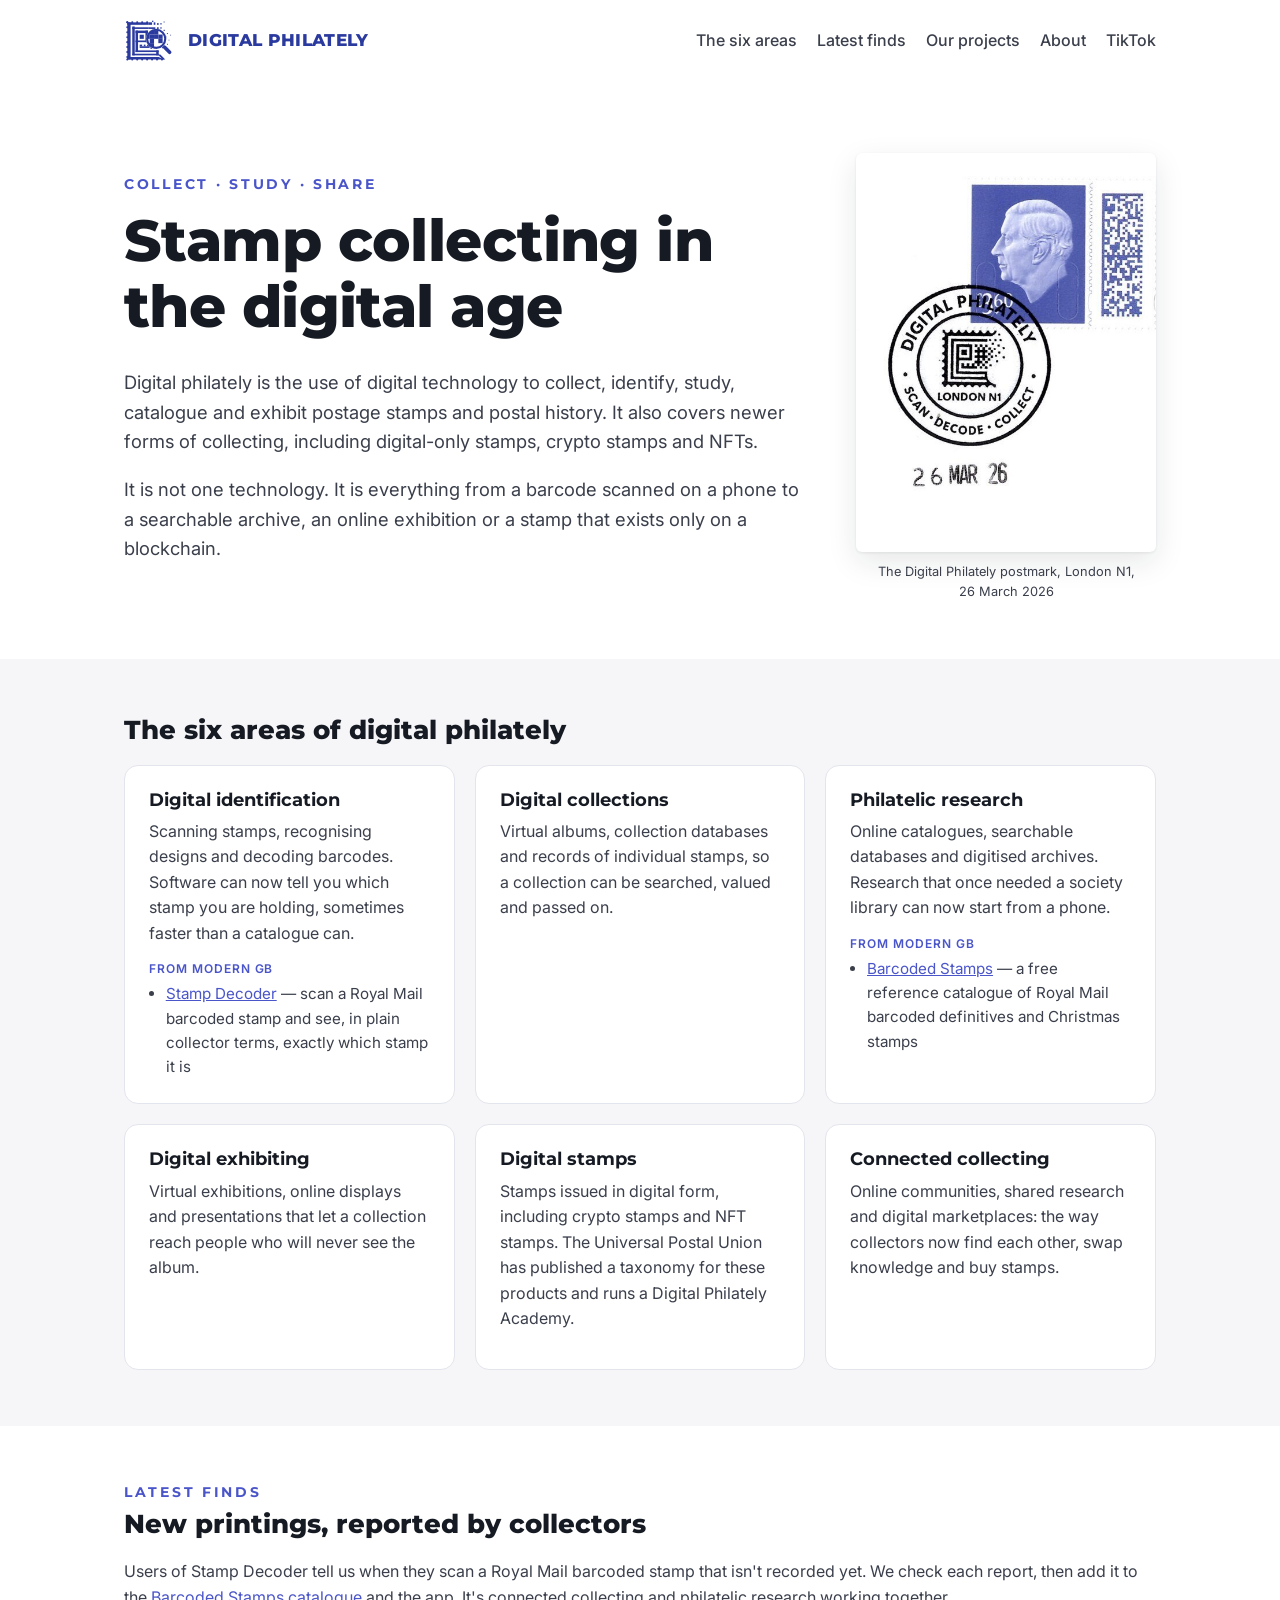
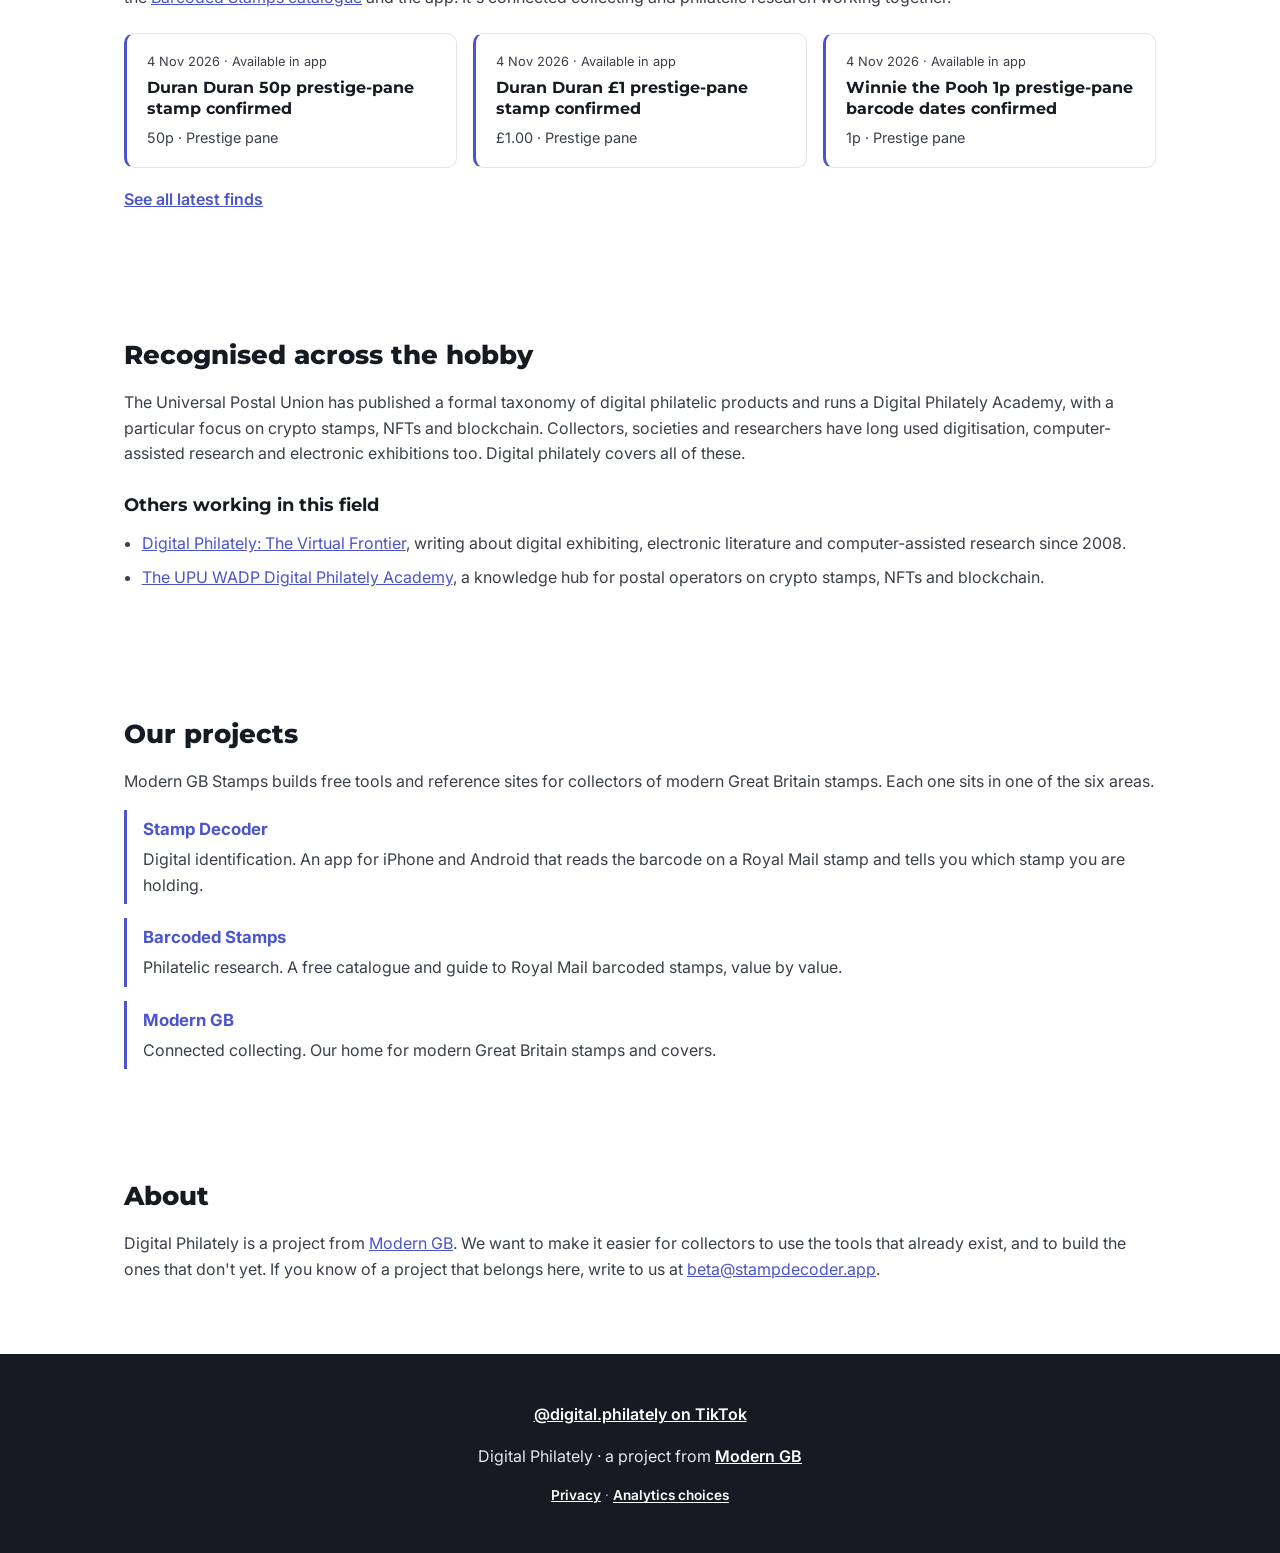
<file: index.html>
<!doctype html>
<html lang="en-GB">
<head>
<meta charset="utf-8">
<meta name="viewport" content="width=device-width, initial-scale=1">
<title>Digital Philately · Stamp collecting in the digital age</title>
<meta name="description" content="Digital philately is the use of digital technology to collect, identify, study, catalogue and exhibit stamps and postal history, and it includes digital-only stamps.">
<link rel="canonical" href="https://digitalphilately.com/">
<link rel="icon" href="/favicon.svg" type="image/svg+xml">
<meta property="og:title" content="Digital Philately">
<meta property="og:description" content="Stamp collecting in the digital age: identification, collections, research, exhibiting, digital stamps and connected collecting.">
<meta property="og:url" content="https://digitalphilately.com/">
<script type="application/ld+json">{"@context":"https://schema.org","@type":"Organization","name":"Digital Philately","url":"https://digitalphilately.com/","logo":"https://digitalphilately.com/mark.svg","sameAs":["https://www.tiktok.com/@digital.philately"],"parentOrganization":{"@type":"Organization","name":"Modern GB","url":"https://moderngb.net/"}}</script>
<link rel="preconnect" href="https://fonts.googleapis.com">
<link rel="preconnect" href="https://fonts.gstatic.com" crossorigin>
<link href="https://fonts.googleapis.com/css2?family=Montserrat:wght@700;800&family=Inter:wght@400;500;600&display=swap" rel="stylesheet">
<link rel="stylesheet" href="/style.css?v=20261119b">
<link rel="stylesheet" href="/consent-analytics.css">
<script src="/consent-analytics.js" defer></script>
</head>
<body>
<header class="site-header">
<a class="brand" href="/" aria-label="Digital Philately home"><svg xmlns="http://www.w3.org/2000/svg" viewBox="-1 0 63 54" width="52" height="45" role="img" aria-label="Digital Philately mark">
<defs><clipPath id="lens"><circle cx="38" cy="25" r="11"/></clipPath></defs>
<g fill="currentColor" shape-rendering="geometricPrecision"><rect x="3" y="5" width="4" height="45"/><rect x="3" y="5" width="26" height="3"/><rect x="3" y="47" width="38" height="3"/><polygon points="38,47 41,47 48,50 48,50 41,50"/><polygon points="40,44 43,44 49,50 46,50"/><circle cx="3" cy="5" r="1.25"/><circle cx="9" cy="5" r="1.25"/><circle cx="15" cy="5" r="1.25"/><circle cx="21" cy="5" r="1.25"/><circle cx="27" cy="5" r="1.25"/><circle cx="3" cy="50" r="1.25"/><circle cx="9" cy="50" r="1.25"/><circle cx="15" cy="50" r="1.25"/><circle cx="21" cy="50" r="1.25"/><circle cx="27" cy="50" r="1.25"/><circle cx="33" cy="50" r="1.25"/><circle cx="39" cy="50" r="1.25"/><circle cx="45" cy="50" r="1.25"/><circle cx="3" cy="5" r="1.25"/><circle cx="3" cy="11" r="1.25"/><circle cx="3" cy="17" r="1.25"/><circle cx="3" cy="23" r="1.25"/><circle cx="3" cy="29" r="1.25"/><circle cx="3" cy="35" r="1.25"/><circle cx="3" cy="41" r="1.25"/><circle cx="3" cy="47" r="1.25"/><rect x="9" y="11" width="20" height="2"/><rect x="9" y="10" width="3" height="35"/><rect x="9" y="43" width="32" height="2"/><rect x="38" y="39" width="3" height="6"/><rect x="13" y="15" width="3" height="26"/><rect x="13" y="15" width="15" height="3"/><rect x="13" y="39" width="28" height="2"/><rect x="25" y="15" width="3" height="14"/><rect x="13" y="27" width="15" height="2"/><rect x="18" y="20" width="5" height="5"/><rect x="18" y="34" width="12" height="2"/><rect x="18" y="32" width="3" height="2"/><rect x="23" y="32" width="2" height="2"/><rect x="27" y="32" width="3" height="2"/><rect x="31" y="15" width="2" height="2"/><rect x="35" y="15" width="2" height="2"/><rect x="31" y="17" width="2" height="2"/><rect x="33" y="17" width="2" height="2"/><rect x="35" y="17" width="2" height="2"/><rect x="37" y="17" width="2" height="2"/><rect x="29" y="19" width="2" height="2"/><rect x="31" y="19" width="2" height="2"/><rect x="35" y="19" width="2" height="2"/><rect x="39" y="19" width="2" height="2"/><rect x="31" y="21" width="2" height="2"/><rect x="35" y="21" width="2" height="2"/><rect x="37" y="21" width="2" height="2"/><rect x="29" y="23" width="2" height="2"/><rect x="31" y="23" width="2" height="2"/><rect x="33" y="23" width="2" height="2"/><rect x="35" y="23" width="2" height="2"/><rect x="37" y="23" width="2" height="2"/><rect x="39" y="23" width="2" height="2"/><rect x="31" y="25" width="2" height="2"/><rect x="35" y="25" width="2" height="2"/><rect x="39" y="25" width="2" height="2"/><rect x="29" y="27" width="2" height="2"/><rect x="33" y="27" width="2" height="2"/><rect x="35" y="27" width="2" height="2"/><rect x="29" y="29" width="2" height="2"/><rect x="31" y="29" width="2" height="2"/><rect x="33" y="29" width="2" height="2"/><rect x="35" y="29" width="2" height="2"/><rect x="37" y="29" width="2" height="2"/><rect x="31" y="31" width="2" height="2"/><rect x="35" y="31" width="2" height="2"/><rect x="39" y="31" width="2" height="2"/><rect x="29" y="33" width="2" height="2"/><rect x="33" y="33" width="2" height="2"/><rect x="37" y="33" width="2" height="2"/><rect x="31" y="35" width="2" height="2"/><rect x="35" y="35" width="2" height="2"/><rect x="29" y="5" width="4" height="3"/><rect x="35" y="5" width="2" height="3"/><rect x="39" y="6" width="2" height="2"/><rect x="29" y="11" width="8" height="2"/><rect x="39" y="11" width="2" height="2"/><rect x="33" y="3" width="1.6" height="1.6"/><rect x="43" y="6" width="1.6" height="1.6"/><rect x="47" y="4" width="1.2" height="1.2"/><rect x="43" y="11" width="1.6" height="1.6"/><rect x="43" y="16" width="1.6" height="1.6"/><rect x="47" y="14" width="1.4" height="1.4"/><rect x="51" y="18" width="1.2" height="1.2"/><rect x="45" y="20" width="1.6" height="1.6"/><rect x="49" y="22" width="1.4" height="1.4"/><rect x="55" y="20" width="1.0" height="1.0"/><rect x="43" y="25" width="1.6" height="1.6"/><rect x="53" y="26" width="1.0" height="1.0"/><rect x="47" y="28" width="1.4" height="1.4"/><rect x="43" y="31" width="1.6" height="1.6"/><rect x="51" y="31" width="1.2" height="1.2"/><rect x="45" y="35" width="1.4" height="1.4"/></g>
<circle cx="38" cy="25" r="12.3" fill="#FFFFFF"/>
<g clip-path="url(#lens)" fill="currentColor"><g transform="translate(38 25) scale(2.6) translate(-38 -25)"><rect x="3" y="5" width="4" height="45"/><rect x="3" y="5" width="26" height="3"/><rect x="3" y="47" width="38" height="3"/><polygon points="38,47 41,47 48,50 48,50 41,50"/><polygon points="40,44 43,44 49,50 46,50"/><circle cx="3" cy="5" r="1.25"/><circle cx="9" cy="5" r="1.25"/><circle cx="15" cy="5" r="1.25"/><circle cx="21" cy="5" r="1.25"/><circle cx="27" cy="5" r="1.25"/><circle cx="3" cy="50" r="1.25"/><circle cx="9" cy="50" r="1.25"/><circle cx="15" cy="50" r="1.25"/><circle cx="21" cy="50" r="1.25"/><circle cx="27" cy="50" r="1.25"/><circle cx="33" cy="50" r="1.25"/><circle cx="39" cy="50" r="1.25"/><circle cx="45" cy="50" r="1.25"/><circle cx="3" cy="5" r="1.25"/><circle cx="3" cy="11" r="1.25"/><circle cx="3" cy="17" r="1.25"/><circle cx="3" cy="23" r="1.25"/><circle cx="3" cy="29" r="1.25"/><circle cx="3" cy="35" r="1.25"/><circle cx="3" cy="41" r="1.25"/><circle cx="3" cy="47" r="1.25"/><rect x="9" y="11" width="20" height="2"/><rect x="9" y="10" width="3" height="35"/><rect x="9" y="43" width="32" height="2"/><rect x="38" y="39" width="3" height="6"/><rect x="13" y="15" width="3" height="26"/><rect x="13" y="15" width="15" height="3"/><rect x="13" y="39" width="28" height="2"/><rect x="25" y="15" width="3" height="14"/><rect x="13" y="27" width="15" height="2"/><rect x="18" y="20" width="5" height="5"/><rect x="18" y="34" width="12" height="2"/><rect x="18" y="32" width="3" height="2"/><rect x="23" y="32" width="2" height="2"/><rect x="27" y="32" width="3" height="2"/><rect x="31" y="15" width="2" height="2"/><rect x="35" y="15" width="2" height="2"/><rect x="31" y="17" width="2" height="2"/><rect x="33" y="17" width="2" height="2"/><rect x="35" y="17" width="2" height="2"/><rect x="37" y="17" width="2" height="2"/><rect x="29" y="19" width="2" height="2"/><rect x="31" y="19" width="2" height="2"/><rect x="35" y="19" width="2" height="2"/><rect x="39" y="19" width="2" height="2"/><rect x="31" y="21" width="2" height="2"/><rect x="35" y="21" width="2" height="2"/><rect x="37" y="21" width="2" height="2"/><rect x="29" y="23" width="2" height="2"/><rect x="31" y="23" width="2" height="2"/><rect x="33" y="23" width="2" height="2"/><rect x="35" y="23" width="2" height="2"/><rect x="37" y="23" width="2" height="2"/><rect x="39" y="23" width="2" height="2"/><rect x="31" y="25" width="2" height="2"/><rect x="35" y="25" width="2" height="2"/><rect x="39" y="25" width="2" height="2"/><rect x="29" y="27" width="2" height="2"/><rect x="33" y="27" width="2" height="2"/><rect x="35" y="27" width="2" height="2"/><rect x="29" y="29" width="2" height="2"/><rect x="31" y="29" width="2" height="2"/><rect x="33" y="29" width="2" height="2"/><rect x="35" y="29" width="2" height="2"/><rect x="37" y="29" width="2" height="2"/><rect x="31" y="31" width="2" height="2"/><rect x="35" y="31" width="2" height="2"/><rect x="39" y="31" width="2" height="2"/><rect x="29" y="33" width="2" height="2"/><rect x="33" y="33" width="2" height="2"/><rect x="37" y="33" width="2" height="2"/><rect x="31" y="35" width="2" height="2"/><rect x="35" y="35" width="2" height="2"/><rect x="29" y="5" width="4" height="3"/><rect x="35" y="5" width="2" height="3"/><rect x="39" y="6" width="2" height="2"/><rect x="29" y="11" width="8" height="2"/><rect x="39" y="11" width="2" height="2"/><rect x="33" y="3" width="1.6" height="1.6"/><rect x="43" y="6" width="1.6" height="1.6"/><rect x="47" y="4" width="1.2" height="1.2"/><rect x="43" y="11" width="1.6" height="1.6"/><rect x="43" y="16" width="1.6" height="1.6"/><rect x="47" y="14" width="1.4" height="1.4"/><rect x="51" y="18" width="1.2" height="1.2"/><rect x="45" y="20" width="1.6" height="1.6"/><rect x="49" y="22" width="1.4" height="1.4"/><rect x="55" y="20" width="1.0" height="1.0"/><rect x="43" y="25" width="1.6" height="1.6"/><rect x="53" y="26" width="1.0" height="1.0"/><rect x="47" y="28" width="1.4" height="1.4"/><rect x="43" y="31" width="1.6" height="1.6"/><rect x="51" y="31" width="1.2" height="1.2"/><rect x="45" y="35" width="1.4" height="1.4"/></g></g>
<circle cx="38" cy="25" r="11" fill="none" stroke="currentColor" stroke-width="2.6"/>
<line x1="46.84" y1="33.84" x2="48.54" y2="35.54" stroke="currentColor" stroke-width="3.3000000000000003" stroke-linecap="butt"/>
<line x1="48.54" y1="35.54" x2="54.26" y2="41.26" stroke="currentColor" stroke-width="4.4" stroke-linecap="round"/>
</svg><span>Digital Philately</span></a>
<nav><a href="#areas">The six areas</a><a href="#latest-finds">Latest finds</a><a href="#modern-gb">Our projects</a><a href="#about">About</a><a href="https://www.tiktok.com/@digital.philately">TikTok</a></nav>
</header>

<main>
<section class="hero">
<div class="hero-text">
<p class="tag">Collect · Study · Share</p>
<h1>Stamp collecting in the digital age</h1>
<p class="lede">Digital philately is the use of digital technology to collect, identify, study, catalogue and exhibit postage stamps and postal history. It also covers newer forms of collecting, including digital-only stamps, crypto stamps and NFTs.</p>
<p class="lede">It is not one technology. It is everything from a barcode scanned on a phone to a searchable archive, an online exhibition or a stamp that exists only on a blockchain.</p>
</div>
<figure class="hero-cover">
<img src="/img/postmark-cover.jpg" srcset="/img/postmark-cover-260.jpg 260w, /img/postmark-cover.jpg 519w" sizes="(max-width: 760px) 70vw, 300px" width="519" height="690" alt="A Royal Mail barcoded definitive stamp on a cover, cancelled with the circular Digital Philately London N1 postmark dated 26 March 2026.">
<figcaption>The Digital Philately postmark, London N1, 26&nbsp;March&nbsp;2026</figcaption>
</figure>
</section>

<section id="areas" class="areas">
<h2>The six areas of digital philately</h2>
<div class="grid">
<article class="area" id="identify">
<h3>Digital identification</h3>
<p>Scanning stamps, recognising designs and decoding barcodes. Software can now tell you which stamp you are holding, sometimes faster than a catalogue can.</p>
<p class="from-us">From Modern GB</p><ul class="projects"><li><a href="https://stampdecoder.app/">Stamp Decoder</a> &mdash; scan a Royal Mail barcoded stamp and see, in plain collector terms, exactly which stamp it is</li></ul></article>
<article class="area" id="collections">
<h3>Digital collections</h3>
<p>Virtual albums, collection databases and records of individual stamps, so a collection can be searched, valued and passed on.</p>
</article>
<article class="area" id="research">
<h3>Philatelic research</h3>
<p>Online catalogues, searchable databases and digitised archives. Research that once needed a society library can now start from a phone.</p>
<p class="from-us">From Modern GB</p><ul class="projects"><li><a href="https://barcodedstamps.com/">Barcoded Stamps</a> &mdash; a free reference catalogue of Royal Mail barcoded definitives and Christmas stamps</li></ul></article>
<article class="area" id="exhibiting">
<h3>Digital exhibiting</h3>
<p>Virtual exhibitions, online displays and presentations that let a collection reach people who will never see the album.</p>
</article>
<article class="area" id="digital-stamps">
<h3>Digital stamps</h3>
<p>Stamps issued in digital form, including crypto stamps and NFT stamps. The Universal Postal Union has published a taxonomy for these products and runs a Digital Philately Academy.</p>
</article>
<article class="area" id="connected">
<h3>Connected collecting</h3>
<p>Online communities, shared research and digital marketplaces: the way collectors now find each other, swap knowledge and buy stamps.</p>
</article>
</div>
</section>

<section id="latest-finds" class="finds">
<p class="tag">Latest finds</p>
<h2>New printings, reported by collectors</h2>
<p>Users of Stamp Decoder tell us when they scan a Royal Mail barcoded stamp that isn't recorded yet. We check each report, then add it to the <a href="https://barcodedstamps.com/catalogue/">Barcoded Stamps catalogue</a> and the app. It's connected collecting and philatelic research working together.</p>
<ul class="find-list">
<li><a href="https://barcodedstamps.com/latest-finds/#k113-pp-duran-duran-50p"><span class="find-meta"><time datetime="2026-11-04">4 Nov 2026</time> · Available in app</span><strong>Duran Duran 50p prestige-pane stamp confirmed</strong><span class="find-detail">50p · Prestige pane</span></a></li>
<li><a href="https://barcodedstamps.com/latest-finds/#k114-pp-duran-duran-1gbp"><span class="find-meta"><time datetime="2026-11-04">4 Nov 2026</time> · Available in app</span><strong>Duran Duran £1 prestige-pane stamp confirmed</strong><span class="find-detail">£1.00 · Prestige pane</span></a></li>
<li><a href="https://barcodedstamps.com/latest-finds/#k118-pp-pooh-1p"><span class="find-meta"><time datetime="2026-11-04">4 Nov 2026</time> · Available in app</span><strong>Winnie the Pooh 1p prestige-pane barcode dates confirmed</strong><span class="find-detail">1p · Prestige pane</span></a></li>
</ul>
<p class="finds-more"><a href="https://barcodedstamps.com/latest-finds/">See all latest finds</a></p>
</section>

<section class="context">
<h2>Recognised across the hobby</h2>
<p>The Universal Postal Union has published a formal taxonomy of digital philatelic products and runs a Digital Philately Academy, with a particular focus on crypto stamps, NFTs and blockchain. Collectors, societies and researchers have long used digitisation, computer-assisted research and electronic exhibitions too. Digital philately covers all of these.</p>
<h3>Others working in this field</h3>
<ul class="others">
<li><a href="https://digitalphilately.wordpress.com/">Digital Philately: The Virtual Frontier</a>, writing about digital exhibiting, electronic literature and computer-assisted research since 2008.</li>
<li><a href="https://www.upu.int/en/universal-postal-union/activities/philately-ircs/wadp-academy">The UPU WADP Digital Philately Academy</a>, a knowledge hub for postal operators on crypto stamps, NFTs and blockchain.</li>
</ul>
</section>

<section id="modern-gb" class="modern-gb">
<h2>Our projects</h2>
<p>Modern GB Stamps builds free tools and reference sites for collectors of modern Great Britain stamps. Each one sits in one of the six areas.</p>
<ul class="project-list">
<li><a href="https://stampdecoder.app/"><strong>Stamp Decoder</strong></a><span>Digital identification. An app for iPhone and Android that reads the barcode on a Royal Mail stamp and tells you which stamp you are holding.</span></li>
<li><a href="https://barcodedstamps.com/"><strong>Barcoded Stamps</strong></a><span>Philatelic research. A free catalogue and guide to Royal Mail barcoded stamps, value by value.</span></li>
<li><a href="https://moderngb.com/"><strong>Modern GB</strong></a><span>Connected collecting. Our home for modern Great Britain stamps and covers.</span></li>
</ul>
</section>

<section id="about" class="about">
<h2>About</h2>
<p>Digital Philately is a project from <a href="https://moderngb.net/">Modern GB</a>. We want to make it easier for collectors to use the tools that already exist, and to build the ones that don't yet. If you know of a project that belongs here, write to us at <a href="mailto:beta@stampdecoder.app">beta@stampdecoder.app</a>.</p>
</section>
</main>

<footer class="site-footer">
<p><a href="https://www.tiktok.com/@digital.philately">@digital.philately on TikTok</a></p>
<p>Digital Philately · a project from <a href="https://moderngb.net/">Modern GB</a></p>
<p class="small"><a href="/privacy.html">Privacy</a> · <button type="button" class="analytics-settings" data-analytics-settings>Analytics choices</button></p>
</footer>
</body>
</html>
</file>
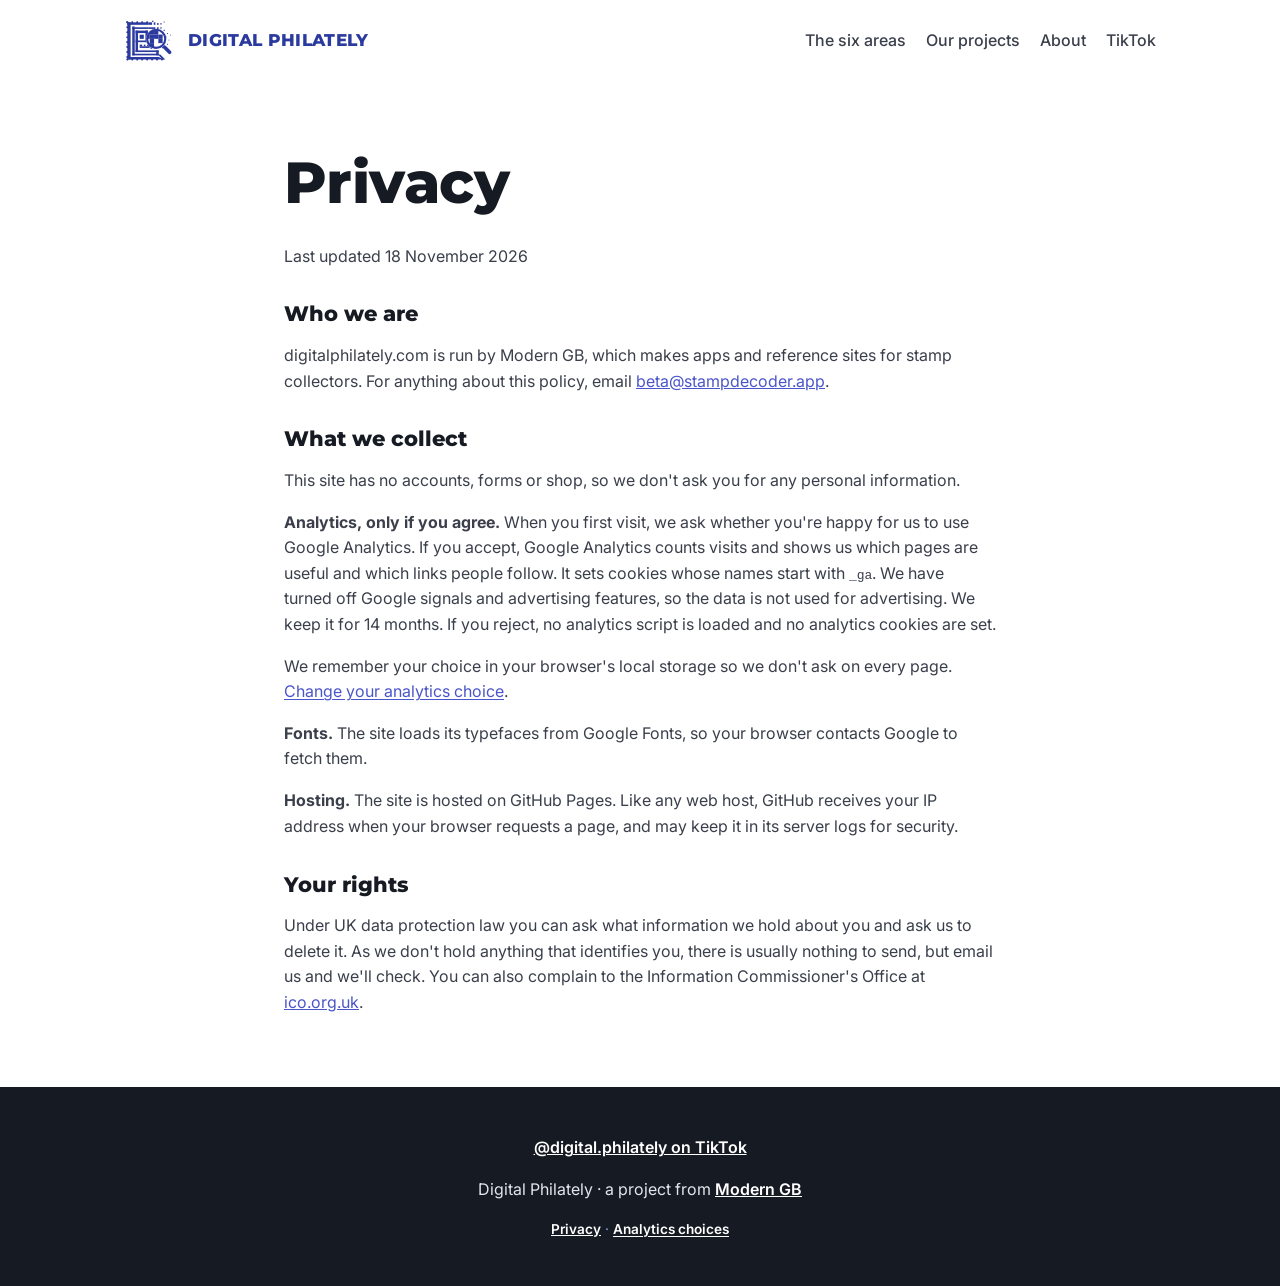
<file: privacy.html>
<!doctype html>
<html lang="en-GB">
<head>
<meta charset="utf-8">
<meta name="viewport" content="width=device-width, initial-scale=1">
<title>Privacy · Digital Philately</title>
<meta name="description" content="How digitalphilately.com uses analytics and what it collects.">
<link rel="canonical" href="https://digitalphilately.com/privacy.html">
<link rel="icon" href="/favicon.svg" type="image/svg+xml">
<link rel="preconnect" href="https://fonts.googleapis.com">
<link rel="preconnect" href="https://fonts.gstatic.com" crossorigin>
<link href="https://fonts.googleapis.com/css2?family=Montserrat:wght@700;800&family=Inter:wght@400;500;600&display=swap" rel="stylesheet">
<link rel="stylesheet" href="/style.css?v=20261119b">
<link rel="stylesheet" href="/consent-analytics.css">
<script src="/consent-analytics.js" defer></script>
</head>
<body>
<header class="site-header">
<a class="brand" href="/" aria-label="Digital Philately home"><svg xmlns="http://www.w3.org/2000/svg" viewBox="-1 0 63 54" width="52" height="45" role="img" aria-label="Digital Philately mark">
<defs><clipPath id="lens"><circle cx="38" cy="25" r="11"/></clipPath></defs>
<g fill="currentColor" shape-rendering="geometricPrecision"><rect x="3" y="5" width="4" height="45"/><rect x="3" y="5" width="26" height="3"/><rect x="3" y="47" width="38" height="3"/><polygon points="38,47 41,47 48,50 48,50 41,50"/><polygon points="40,44 43,44 49,50 46,50"/><circle cx="3" cy="5" r="1.25"/><circle cx="9" cy="5" r="1.25"/><circle cx="15" cy="5" r="1.25"/><circle cx="21" cy="5" r="1.25"/><circle cx="27" cy="5" r="1.25"/><circle cx="3" cy="50" r="1.25"/><circle cx="9" cy="50" r="1.25"/><circle cx="15" cy="50" r="1.25"/><circle cx="21" cy="50" r="1.25"/><circle cx="27" cy="50" r="1.25"/><circle cx="33" cy="50" r="1.25"/><circle cx="39" cy="50" r="1.25"/><circle cx="45" cy="50" r="1.25"/><circle cx="3" cy="5" r="1.25"/><circle cx="3" cy="11" r="1.25"/><circle cx="3" cy="17" r="1.25"/><circle cx="3" cy="23" r="1.25"/><circle cx="3" cy="29" r="1.25"/><circle cx="3" cy="35" r="1.25"/><circle cx="3" cy="41" r="1.25"/><circle cx="3" cy="47" r="1.25"/><rect x="9" y="11" width="20" height="2"/><rect x="9" y="10" width="3" height="35"/><rect x="9" y="43" width="32" height="2"/><rect x="38" y="39" width="3" height="6"/><rect x="13" y="15" width="3" height="26"/><rect x="13" y="15" width="15" height="3"/><rect x="13" y="39" width="28" height="2"/><rect x="25" y="15" width="3" height="14"/><rect x="13" y="27" width="15" height="2"/><rect x="18" y="20" width="5" height="5"/><rect x="18" y="34" width="12" height="2"/><rect x="18" y="32" width="3" height="2"/><rect x="23" y="32" width="2" height="2"/><rect x="27" y="32" width="3" height="2"/><rect x="31" y="15" width="2" height="2"/><rect x="35" y="15" width="2" height="2"/><rect x="31" y="17" width="2" height="2"/><rect x="33" y="17" width="2" height="2"/><rect x="35" y="17" width="2" height="2"/><rect x="37" y="17" width="2" height="2"/><rect x="29" y="19" width="2" height="2"/><rect x="31" y="19" width="2" height="2"/><rect x="35" y="19" width="2" height="2"/><rect x="39" y="19" width="2" height="2"/><rect x="31" y="21" width="2" height="2"/><rect x="35" y="21" width="2" height="2"/><rect x="37" y="21" width="2" height="2"/><rect x="29" y="23" width="2" height="2"/><rect x="31" y="23" width="2" height="2"/><rect x="33" y="23" width="2" height="2"/><rect x="35" y="23" width="2" height="2"/><rect x="37" y="23" width="2" height="2"/><rect x="39" y="23" width="2" height="2"/><rect x="31" y="25" width="2" height="2"/><rect x="35" y="25" width="2" height="2"/><rect x="39" y="25" width="2" height="2"/><rect x="29" y="27" width="2" height="2"/><rect x="33" y="27" width="2" height="2"/><rect x="35" y="27" width="2" height="2"/><rect x="29" y="29" width="2" height="2"/><rect x="31" y="29" width="2" height="2"/><rect x="33" y="29" width="2" height="2"/><rect x="35" y="29" width="2" height="2"/><rect x="37" y="29" width="2" height="2"/><rect x="31" y="31" width="2" height="2"/><rect x="35" y="31" width="2" height="2"/><rect x="39" y="31" width="2" height="2"/><rect x="29" y="33" width="2" height="2"/><rect x="33" y="33" width="2" height="2"/><rect x="37" y="33" width="2" height="2"/><rect x="31" y="35" width="2" height="2"/><rect x="35" y="35" width="2" height="2"/><rect x="29" y="5" width="4" height="3"/><rect x="35" y="5" width="2" height="3"/><rect x="39" y="6" width="2" height="2"/><rect x="29" y="11" width="8" height="2"/><rect x="39" y="11" width="2" height="2"/><rect x="33" y="3" width="1.6" height="1.6"/><rect x="43" y="6" width="1.6" height="1.6"/><rect x="47" y="4" width="1.2" height="1.2"/><rect x="43" y="11" width="1.6" height="1.6"/><rect x="43" y="16" width="1.6" height="1.6"/><rect x="47" y="14" width="1.4" height="1.4"/><rect x="51" y="18" width="1.2" height="1.2"/><rect x="45" y="20" width="1.6" height="1.6"/><rect x="49" y="22" width="1.4" height="1.4"/><rect x="55" y="20" width="1.0" height="1.0"/><rect x="43" y="25" width="1.6" height="1.6"/><rect x="53" y="26" width="1.0" height="1.0"/><rect x="47" y="28" width="1.4" height="1.4"/><rect x="43" y="31" width="1.6" height="1.6"/><rect x="51" y="31" width="1.2" height="1.2"/><rect x="45" y="35" width="1.4" height="1.4"/></g>
<circle cx="38" cy="25" r="12.3" fill="#FFFFFF"/>
<g clip-path="url(#lens)" fill="currentColor"><g transform="translate(38 25) scale(2.6) translate(-38 -25)"><rect x="3" y="5" width="4" height="45"/><rect x="3" y="5" width="26" height="3"/><rect x="3" y="47" width="38" height="3"/><polygon points="38,47 41,47 48,50 48,50 41,50"/><polygon points="40,44 43,44 49,50 46,50"/><circle cx="3" cy="5" r="1.25"/><circle cx="9" cy="5" r="1.25"/><circle cx="15" cy="5" r="1.25"/><circle cx="21" cy="5" r="1.25"/><circle cx="27" cy="5" r="1.25"/><circle cx="3" cy="50" r="1.25"/><circle cx="9" cy="50" r="1.25"/><circle cx="15" cy="50" r="1.25"/><circle cx="21" cy="50" r="1.25"/><circle cx="27" cy="50" r="1.25"/><circle cx="33" cy="50" r="1.25"/><circle cx="39" cy="50" r="1.25"/><circle cx="45" cy="50" r="1.25"/><circle cx="3" cy="5" r="1.25"/><circle cx="3" cy="11" r="1.25"/><circle cx="3" cy="17" r="1.25"/><circle cx="3" cy="23" r="1.25"/><circle cx="3" cy="29" r="1.25"/><circle cx="3" cy="35" r="1.25"/><circle cx="3" cy="41" r="1.25"/><circle cx="3" cy="47" r="1.25"/><rect x="9" y="11" width="20" height="2"/><rect x="9" y="10" width="3" height="35"/><rect x="9" y="43" width="32" height="2"/><rect x="38" y="39" width="3" height="6"/><rect x="13" y="15" width="3" height="26"/><rect x="13" y="15" width="15" height="3"/><rect x="13" y="39" width="28" height="2"/><rect x="25" y="15" width="3" height="14"/><rect x="13" y="27" width="15" height="2"/><rect x="18" y="20" width="5" height="5"/><rect x="18" y="34" width="12" height="2"/><rect x="18" y="32" width="3" height="2"/><rect x="23" y="32" width="2" height="2"/><rect x="27" y="32" width="3" height="2"/><rect x="31" y="15" width="2" height="2"/><rect x="35" y="15" width="2" height="2"/><rect x="31" y="17" width="2" height="2"/><rect x="33" y="17" width="2" height="2"/><rect x="35" y="17" width="2" height="2"/><rect x="37" y="17" width="2" height="2"/><rect x="29" y="19" width="2" height="2"/><rect x="31" y="19" width="2" height="2"/><rect x="35" y="19" width="2" height="2"/><rect x="39" y="19" width="2" height="2"/><rect x="31" y="21" width="2" height="2"/><rect x="35" y="21" width="2" height="2"/><rect x="37" y="21" width="2" height="2"/><rect x="29" y="23" width="2" height="2"/><rect x="31" y="23" width="2" height="2"/><rect x="33" y="23" width="2" height="2"/><rect x="35" y="23" width="2" height="2"/><rect x="37" y="23" width="2" height="2"/><rect x="39" y="23" width="2" height="2"/><rect x="31" y="25" width="2" height="2"/><rect x="35" y="25" width="2" height="2"/><rect x="39" y="25" width="2" height="2"/><rect x="29" y="27" width="2" height="2"/><rect x="33" y="27" width="2" height="2"/><rect x="35" y="27" width="2" height="2"/><rect x="29" y="29" width="2" height="2"/><rect x="31" y="29" width="2" height="2"/><rect x="33" y="29" width="2" height="2"/><rect x="35" y="29" width="2" height="2"/><rect x="37" y="29" width="2" height="2"/><rect x="31" y="31" width="2" height="2"/><rect x="35" y="31" width="2" height="2"/><rect x="39" y="31" width="2" height="2"/><rect x="29" y="33" width="2" height="2"/><rect x="33" y="33" width="2" height="2"/><rect x="37" y="33" width="2" height="2"/><rect x="31" y="35" width="2" height="2"/><rect x="35" y="35" width="2" height="2"/><rect x="29" y="5" width="4" height="3"/><rect x="35" y="5" width="2" height="3"/><rect x="39" y="6" width="2" height="2"/><rect x="29" y="11" width="8" height="2"/><rect x="39" y="11" width="2" height="2"/><rect x="33" y="3" width="1.6" height="1.6"/><rect x="43" y="6" width="1.6" height="1.6"/><rect x="47" y="4" width="1.2" height="1.2"/><rect x="43" y="11" width="1.6" height="1.6"/><rect x="43" y="16" width="1.6" height="1.6"/><rect x="47" y="14" width="1.4" height="1.4"/><rect x="51" y="18" width="1.2" height="1.2"/><rect x="45" y="20" width="1.6" height="1.6"/><rect x="49" y="22" width="1.4" height="1.4"/><rect x="55" y="20" width="1.0" height="1.0"/><rect x="43" y="25" width="1.6" height="1.6"/><rect x="53" y="26" width="1.0" height="1.0"/><rect x="47" y="28" width="1.4" height="1.4"/><rect x="43" y="31" width="1.6" height="1.6"/><rect x="51" y="31" width="1.2" height="1.2"/><rect x="45" y="35" width="1.4" height="1.4"/></g></g>
<circle cx="38" cy="25" r="11" fill="none" stroke="currentColor" stroke-width="2.6"/>
<line x1="46.84" y1="33.84" x2="48.54" y2="35.54" stroke="currentColor" stroke-width="3.3000000000000003" stroke-linecap="butt"/>
<line x1="48.54" y1="35.54" x2="54.26" y2="41.26" stroke="currentColor" stroke-width="4.4" stroke-linecap="round"/>
</svg><span>Digital Philately</span></a>
<nav><a href="/#areas">The six areas</a><a href="/#modern-gb">Our projects</a><a href="/#about">About</a><a href="https://www.tiktok.com/@digital.philately">TikTok</a></nav>
</header>

<main>
<section class="prose">
<h1>Privacy</h1>
<p>Last updated 18 November 2026</p>
<h2>Who we are</h2>
<p>digitalphilately.com is run by Modern GB, which makes apps and reference sites for stamp collectors. For anything about this policy, email <a href="mailto:beta@stampdecoder.app">beta@stampdecoder.app</a>.</p>
<h2>What we collect</h2>
<p>This site has no accounts, forms or shop, so we don't ask you for any personal information.</p>
<p><strong>Analytics, only if you agree.</strong> When you first visit, we ask whether you're happy for us to use Google Analytics. If you accept, Google Analytics counts visits and shows us which pages are useful and which links people follow. It sets cookies whose names start with <code>_ga</code>. We have turned off Google signals and advertising features, so the data is not used for advertising. We keep it for 14 months. If you reject, no analytics script is loaded and no analytics cookies are set.</p>
<p>We remember your choice in your browser's local storage so we don't ask on every page. <button type="button" class="analytics-settings" data-analytics-settings>Change your analytics choice</button>.</p>
<p><strong>Fonts.</strong> The site loads its typefaces from Google Fonts, so your browser contacts Google to fetch them.</p>
<p><strong>Hosting.</strong> The site is hosted on GitHub Pages. Like any web host, GitHub receives your IP address when your browser requests a page, and may keep it in its server logs for security.</p>
<h2>Your rights</h2>
<p>Under UK data protection law you can ask what information we hold about you and ask us to delete it. As we don't hold anything that identifies you, there is usually nothing to send, but email us and we'll check. You can also complain to the Information Commissioner's Office at <a href="https://ico.org.uk/">ico.org.uk</a>.</p>
</section>
</main>

<footer class="site-footer">
<p><a href="https://www.tiktok.com/@digital.philately">@digital.philately on TikTok</a></p>
<p>Digital Philately · a project from <a href="https://moderngb.net/">Modern GB</a></p>
<p class="small"><a href="/privacy.html">Privacy</a> · <button type="button" class="analytics-settings" data-analytics-settings>Analytics choices</button></p>
</footer>
</body>
</html>
</file>
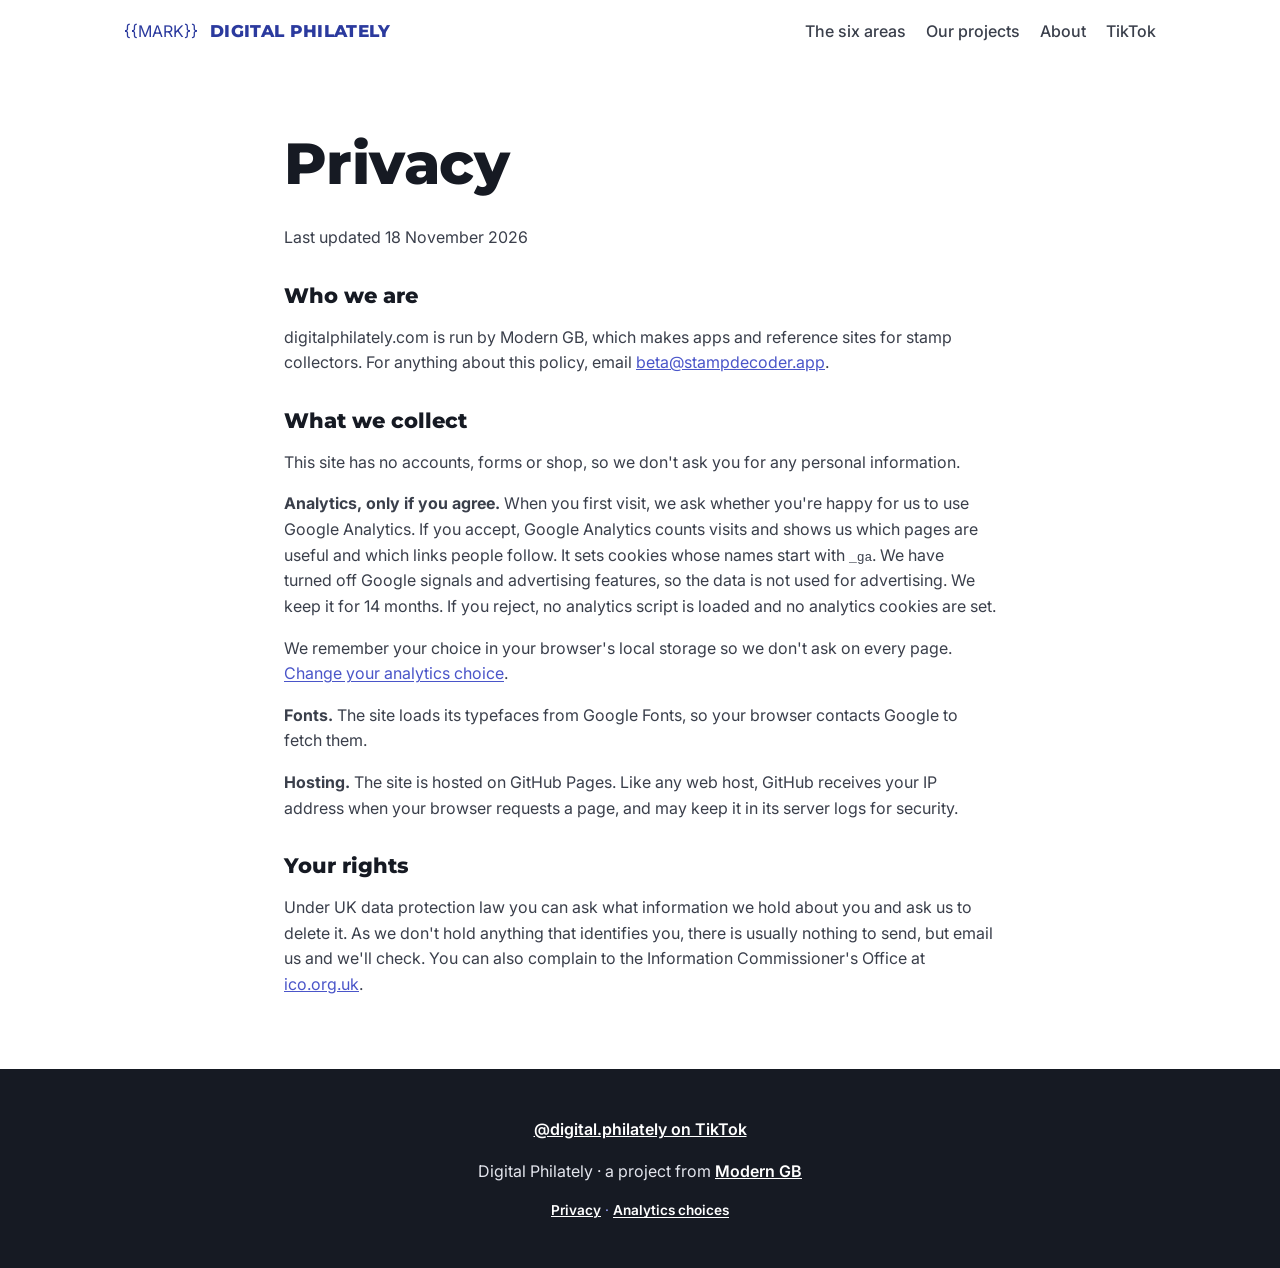
<file: privacy.template.html>
<!doctype html>
<html lang="en-GB">
<head>
<meta charset="utf-8">
<meta name="viewport" content="width=device-width, initial-scale=1">
<title>Privacy · Digital Philately</title>
<meta name="description" content="How digitalphilately.com uses analytics and what it collects.">
<link rel="canonical" href="https://digitalphilately.com/privacy.html">
<link rel="icon" href="/favicon.svg" type="image/svg+xml">
<link rel="preconnect" href="https://fonts.googleapis.com">
<link rel="preconnect" href="https://fonts.gstatic.com" crossorigin>
<link href="https://fonts.googleapis.com/css2?family=Montserrat:wght@700;800&family=Inter:wght@400;500;600&display=swap" rel="stylesheet">
<link rel="stylesheet" href="/style.css?v=20261119b">
<link rel="stylesheet" href="/consent-analytics.css">
<script src="/consent-analytics.js" defer></script>
</head>
<body>
<header class="site-header">
<a class="brand" href="/" aria-label="Digital Philately home">{{MARK}}<span>Digital Philately</span></a>
<nav><a href="/#areas">The six areas</a><a href="/#modern-gb">Our projects</a><a href="/#about">About</a><a href="https://www.tiktok.com/@digital.philately">TikTok</a></nav>
</header>

<main>
<section class="prose">
<h1>Privacy</h1>
<p>Last updated 18 November 2026</p>
<h2>Who we are</h2>
<p>digitalphilately.com is run by Modern GB, which makes apps and reference sites for stamp collectors. For anything about this policy, email <a href="mailto:beta@stampdecoder.app">beta@stampdecoder.app</a>.</p>
<h2>What we collect</h2>
<p>This site has no accounts, forms or shop, so we don't ask you for any personal information.</p>
<p><strong>Analytics, only if you agree.</strong> When you first visit, we ask whether you're happy for us to use Google Analytics. If you accept, Google Analytics counts visits and shows us which pages are useful and which links people follow. It sets cookies whose names start with <code>_ga</code>. We have turned off Google signals and advertising features, so the data is not used for advertising. We keep it for 14 months. If you reject, no analytics script is loaded and no analytics cookies are set.</p>
<p>We remember your choice in your browser's local storage so we don't ask on every page. <button type="button" class="analytics-settings" data-analytics-settings>Change your analytics choice</button>.</p>
<p><strong>Fonts.</strong> The site loads its typefaces from Google Fonts, so your browser contacts Google to fetch them.</p>
<p><strong>Hosting.</strong> The site is hosted on GitHub Pages. Like any web host, GitHub receives your IP address when your browser requests a page, and may keep it in its server logs for security.</p>
<h2>Your rights</h2>
<p>Under UK data protection law you can ask what information we hold about you and ask us to delete it. As we don't hold anything that identifies you, there is usually nothing to send, but email us and we'll check. You can also complain to the Information Commissioner's Office at <a href="https://ico.org.uk/">ico.org.uk</a>.</p>
</section>
</main>

<footer class="site-footer">
<p><a href="https://www.tiktok.com/@digital.philately">@digital.philately on TikTok</a></p>
<p>Digital Philately · a project from <a href="https://moderngb.net/">Modern GB</a></p>
<p class="small"><a href="/privacy.html">Privacy</a> · <button type="button" class="analytics-settings" data-analytics-settings>Analytics choices</button></p>
</footer>
</body>
</html>
</file>
<file: style.css>
:root {
  --ink: #161A23;
  --royal: #2B3A9E;
  --blue: #4A55C9;
  --light: #9AA3FF;
  --paper: #FFFFFF;
  --mist: #F6F6F8;
  --line: #E3E5EC;
  --text: #3A3F4B;
  --display: Montserrat, "Helvetica Neue", Arial, sans-serif;
  --body: Inter, system-ui, -apple-system, sans-serif;
}
* { box-sizing: border-box; }
body { margin: 0; font-family: var(--body); color: var(--text); background: var(--paper); line-height: 1.6; }
a { color: var(--blue); }
a:hover { color: var(--ink); }
h1, h2, h3 { font-family: var(--display); color: var(--ink); line-height: 1.15; }
h1 { font-size: clamp(2.2rem, 5vw, 3.6rem); font-weight: 800; margin: 0.2em 0 0.5em; letter-spacing: -0.01em; }
h2 { font-size: 1.6rem; font-weight: 800; margin: 0 0 0.8em; }
h3 { font-size: 1.1rem; font-weight: 700; margin: 0 0 0.5em; }
main > section { max-width: 1080px; margin: 0 auto; padding: 56px 24px; }

.site-header { display: flex; justify-content: space-between; align-items: center; gap: 16px; flex-wrap: wrap; padding: 18px 24px; max-width: 1080px; margin: 0 auto; }
.brand { display: flex; align-items: center; gap: 12px; text-decoration: none; color: var(--royal); }
.brand span { font-family: var(--display); font-weight: 800; text-transform: uppercase; letter-spacing: 0.02em; font-size: 1.05rem; }
.site-header nav { display: flex; gap: 20px; flex-wrap: wrap; }
.site-header nav a { text-decoration: none; color: var(--text); font-weight: 500; }
.site-header nav a:hover { color: var(--blue); }

.hero { padding-top: 72px !important; }
.tag { font-family: var(--display); font-weight: 700; letter-spacing: 0.2em; text-transform: uppercase; color: var(--blue); font-size: 0.85rem; margin: 0; }
.lede { font-size: 1.15rem; max-width: 46em; }

.areas { background: var(--mist); max-width: none !important; }
.areas > * { max-width: 1032px; margin-left: auto; margin-right: auto; }
.grid { display: grid; grid-template-columns: repeat(auto-fill, minmax(300px, 1fr)); gap: 20px; }
.area { background: var(--paper); border: 1px solid var(--line); border-radius: 14px; padding: 24px; }
.area p { margin: 0 0 0.8em; }
.from-us { font-size: 0.75rem; font-weight: 600; letter-spacing: 0.08em; text-transform: uppercase; color: var(--blue); margin: 1em 0 0.3em !important; }
.projects { margin: 0; padding-left: 1.1em; font-size: 0.95rem; }

.project-list { list-style: none; padding: 0; margin: 0; display: grid; gap: 14px; }
.project-list li { display: flex; flex-direction: column; gap: 4px; border-left: 3px solid var(--blue); padding: 6px 0 6px 16px; }
.project-list a { text-decoration: none; font-size: 1.05rem; }

.site-footer { background: var(--ink); color: #E4E6EE; padding: 32px 24px; text-align: center; }
.site-footer a { color: var(--paper); font-weight: 600; }
.site-footer .small { font-size: 0.85rem; color: var(--light); }
.context h3 { margin-top: 1.6em; }
.others { padding-left: 1.1em; }
.others li { margin-bottom: 0.5em; }
.prose { max-width: 760px !important; }
.prose h2 { margin-top: 1.6em; font-size: 1.3rem; }
.site-footer .analytics-settings { color: var(--paper); font-weight: 600; }
.prose .analytics-settings { color: var(--blue); }

.finds .tag { margin-bottom: 0.4em; }
.find-list { list-style: none; padding: 0; margin: 1.4em 0 0; display: grid; grid-template-columns: repeat(auto-fit, minmax(260px, 1fr)); gap: 16px; }
.find-list a { display: flex; flex-direction: column; gap: 6px; height: 100%; padding: 18px 20px; border: 1px solid var(--line); border-left: 3px solid var(--blue); border-radius: 10px; text-decoration: none; color: var(--ink); }
.find-list a:hover { border-color: var(--blue); }
.find-meta { font-size: 0.8rem; color: var(--text); }
.find-list strong { font-family: var(--display); font-size: 1rem; line-height: 1.3; }
.find-detail { font-size: 0.9rem; color: var(--text); }
.finds-more { margin-top: 1.2em; font-weight: 600; }
.brand:hover { color: var(--royal); }

.hero { display: grid; grid-template-columns: minmax(0, 1fr) 300px; gap: 48px; align-items: center; }
.hero-cover { margin: 0; }
.hero-cover img { display: block; width: 100%; height: auto; border-radius: 6px; box-shadow: 0 1px 3px rgba(22,26,35,.08), 0 10px 30px rgba(22,26,35,.10); background: #fff; }
.hero-cover figcaption { margin-top: 10px; font-size: 0.8rem; color: var(--text); text-align: center; }
@media (max-width: 760px) {
  .hero { grid-template-columns: 1fr; gap: 28px; }
  .hero-cover { max-width: 260px; margin: 0 auto; }
}
</file>
<file: consent-analytics.css>
.analytics-consent[hidden] {
  display: none;
}

.analytics-consent {
  position: fixed;
  z-index: 1000;
  left: 18px;
  right: 18px;
  bottom: 18px;
  max-width: 760px;
  margin: 0 auto;
  padding: 18px;
  color: #151A2D;
  background: #FFFFFF;
  border: 1px solid rgba(23,29,55,.20);
  border-radius: 14px;
  box-shadow: 0 18px 50px rgba(15,20,40,.18);
  font-family: inherit;
}

.analytics-consent__inner {
  display: flex;
  align-items: center;
  justify-content: space-between;
  gap: 20px;
}

.analytics-consent__copy {
  max-width: 520px;
}

.analytics-consent__copy strong {
  display: block;
  margin-bottom: 4px;
  font-size: 16px;
}

.analytics-consent__copy p {
  margin: 0;
  color: #5E647C;
  font-size: 13.5px;
  line-height: 1.5;
}

.analytics-consent__copy a {
  color: #161A23;
  text-decoration: underline;
  text-underline-offset: 2px;
}

.analytics-consent__actions {
  display: flex;
  flex: 0 0 auto;
  gap: 8px;
}

.analytics-consent button,
.analytics-settings {
  font: inherit;
}

.analytics-consent button {
  min-height: 42px;
  padding: 9px 14px;
  border: 1px solid rgba(23,29,55,.20);
  border-radius: 10px;
  color: #151A2D;
  background: #FFFFFF;
  cursor: pointer;
  font-size: 13px;
  font-weight: 700;
}

.analytics-consent button[data-analytics-accept] {
  color: #FFFFFF;
  background: #4A55C9;
  border-color: #4A55C9;
}

.analytics-consent button:hover {
  background: #F1F3FA;
}

.analytics-consent button[data-analytics-accept]:hover {
  background: #161A23;
}

.analytics-consent button:focus-visible,
.analytics-settings:focus-visible {
  outline: 2px solid #4A55C9;
  outline-offset: 2px;
}

.analytics-settings {
  padding: 0;
  border: 0;
  color: inherit;
  background: transparent;
  cursor: pointer;
  text-decoration: underline;
  text-underline-offset: 2px;
}

@media (max-width: 640px) {
  .analytics-consent {
    left: 12px;
    right: 12px;
    bottom: 12px;
  }

  .analytics-consent__inner {
    align-items: stretch;
    flex-direction: column;
    gap: 14px;
  }

  .analytics-consent__actions {
    width: 100%;
  }

  .analytics-consent button {
    flex: 1;
  }
}
</file>
